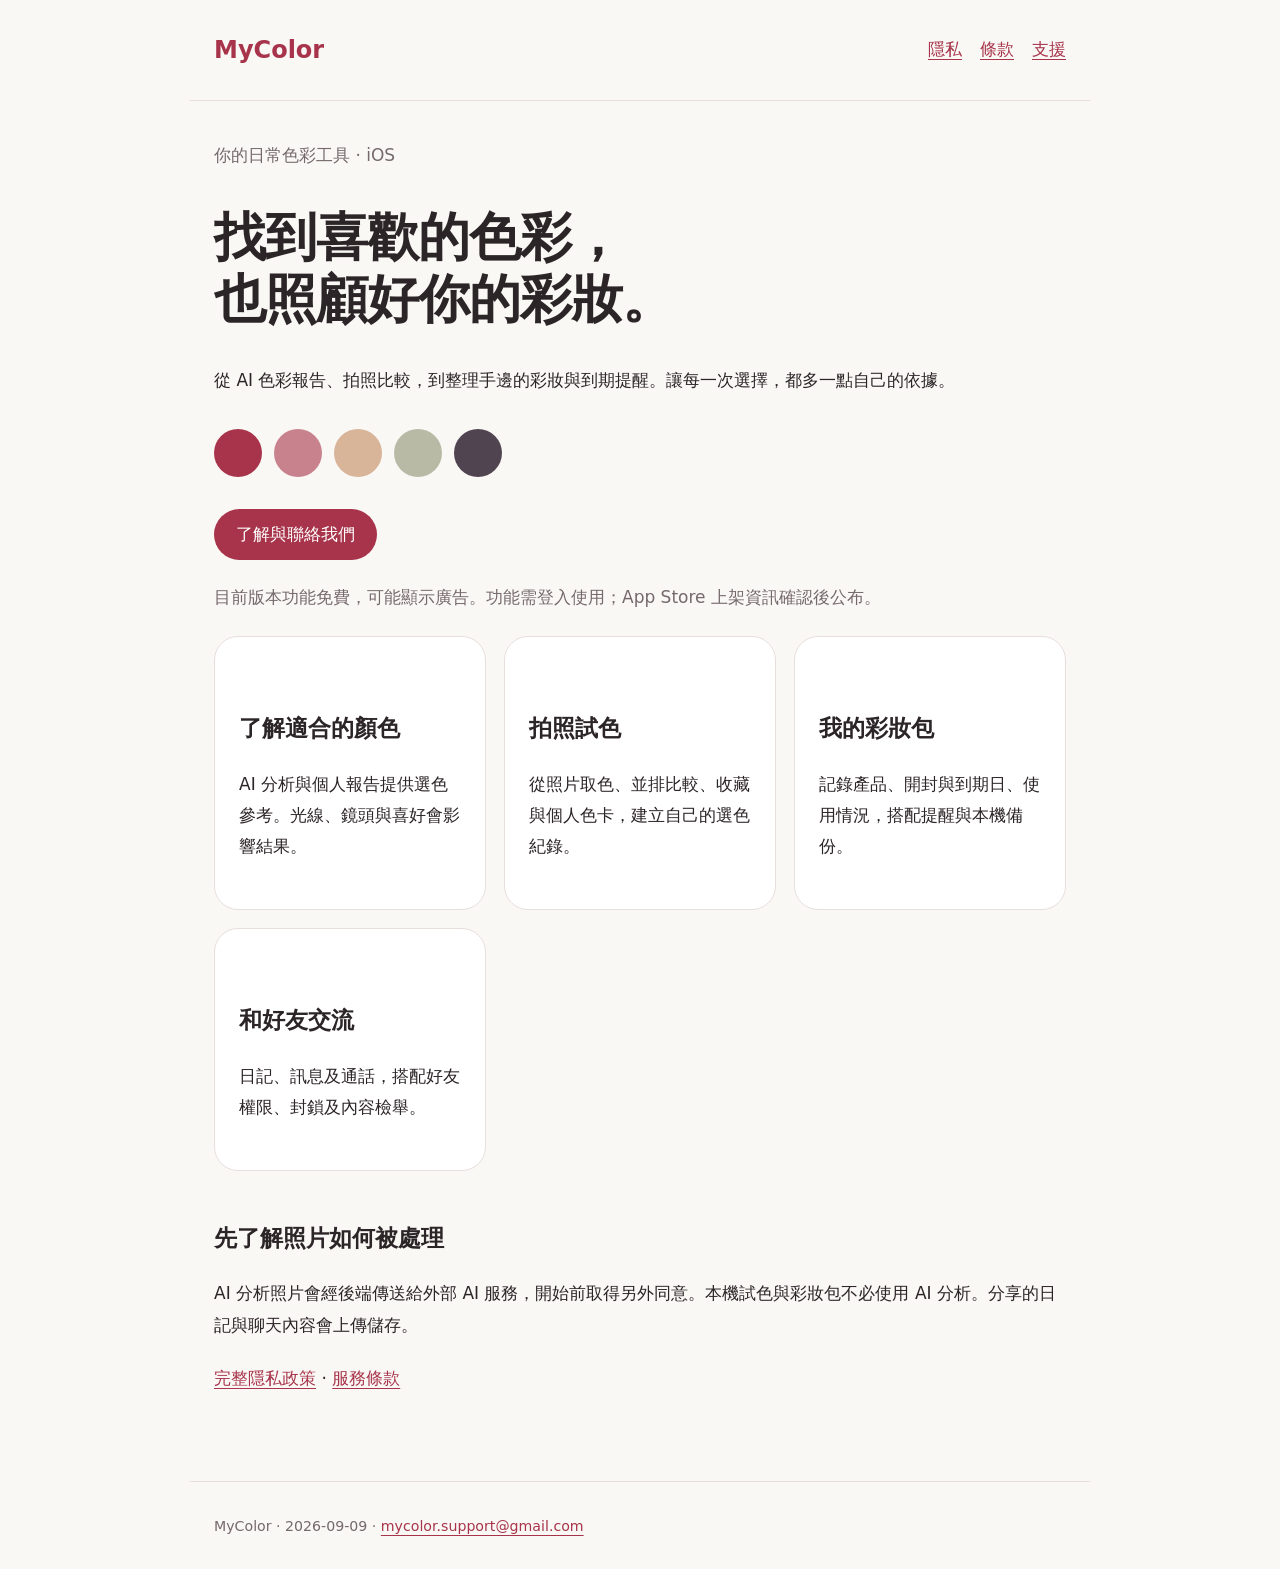
<file: index.html>
<!doctype html><html lang="zh-Hant"><head><meta charset="utf-8"><meta name="viewport" content="width=device-width,initial-scale=1"><meta name="description" content="MyColor 免費美妝色彩工具、隱私政策與支援"><title>日常色彩與彩妝管理 · MyColor</title><link rel="stylesheet" href="./legal.css"></head><body><header><a class="brand" href="./">MyColor</a><nav aria-label="主要導覽"><a href="./privacy/">隱私</a><a href="./terms/">條款</a><a href="./support/">支援</a></nav></header><main><p class="muted">你的日常色彩工具 · iOS</p><h1>找到喜歡的色彩，<br>也照顧好你的彩妝。</h1><p>從 AI 色彩報告、拍照比較，到整理手邊的彩妝與到期提醒。讓每一次選擇，都多一點自己的依據。</p><div class="swatches" aria-label="MyColor 品牌色卡"><i style="background:#a7344b"></i><i style="background:#c8828d"></i><i style="background:#d8b499"></i><i style="background:#b9baa6"></i><i style="background:#514451"></i></div><p><a class="button" href="support/">了解與聯絡我們</a></p><p class="muted">目前版本功能免費，可能顯示廣告。功能需登入使用；App Store 上架資訊確認後公布。</p><div class="grid"><section class="card"><h2>了解適合的顏色</h2><p>AI 分析與個人報告提供選色參考。光線、鏡頭與喜好會影響結果。</p></section><section class="card"><h2>拍照試色</h2><p>從照片取色、並排比較、收藏與個人色卡，建立自己的選色紀錄。</p></section><section class="card"><h2>我的彩妝包</h2><p>記錄產品、開封與到期日、使用情況，搭配提醒與本機備份。</p></section><section class="card"><h2>和好友交流</h2><p>日記、訊息及通話，搭配好友權限、封鎖及內容檢舉。</p></section></div><section><h2>先了解照片如何被處理</h2><p>AI 分析照片會經後端傳送給外部 AI 服務，開始前取得另外同意。本機試色與彩妝包不必使用 AI 分析。分享的日記與聊天內容會上傳儲存。</p><p><a href="privacy/">完整隱私政策</a> · <a href="terms/">服務條款</a></p></section></main><footer><small>MyColor · 2026-09-09 · <a href="mailto:mycolor.support@gmail.com">mycolor.support@gmail.com</a></small></footer></body></html>
</file>
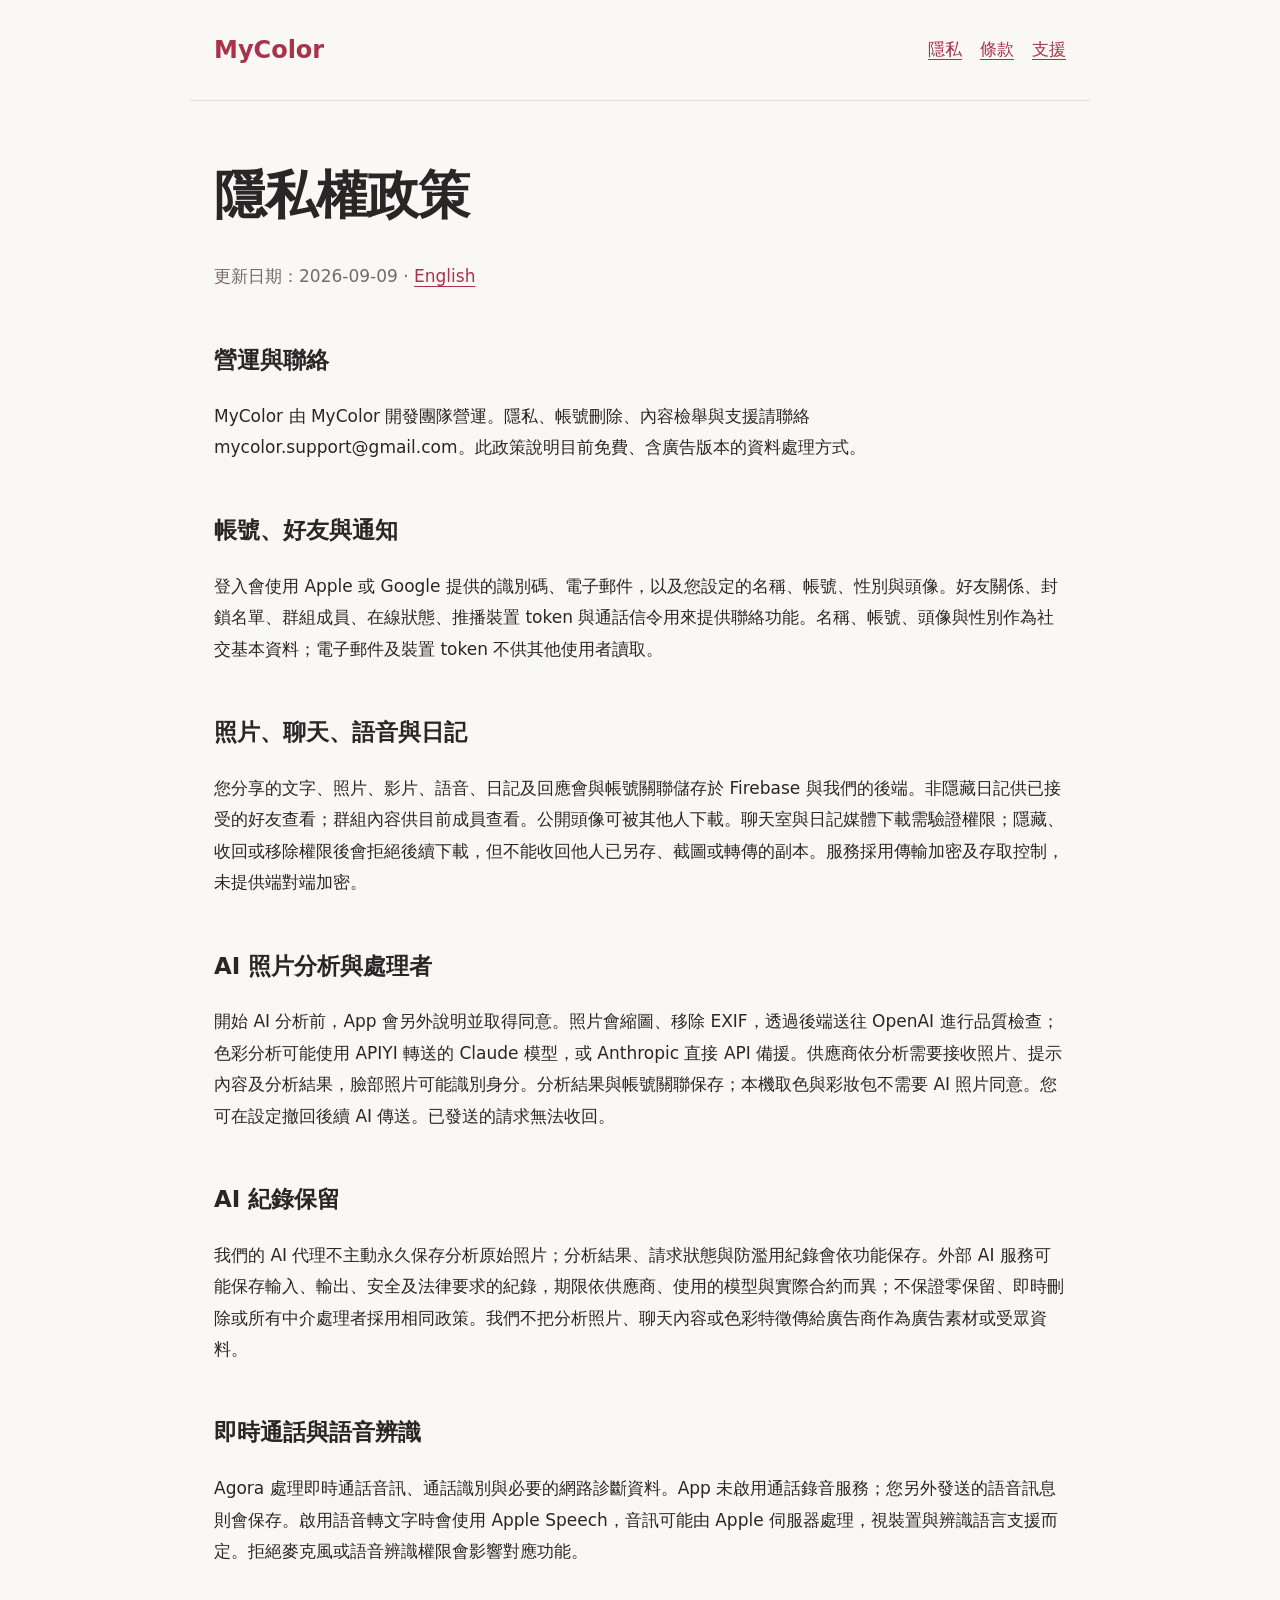
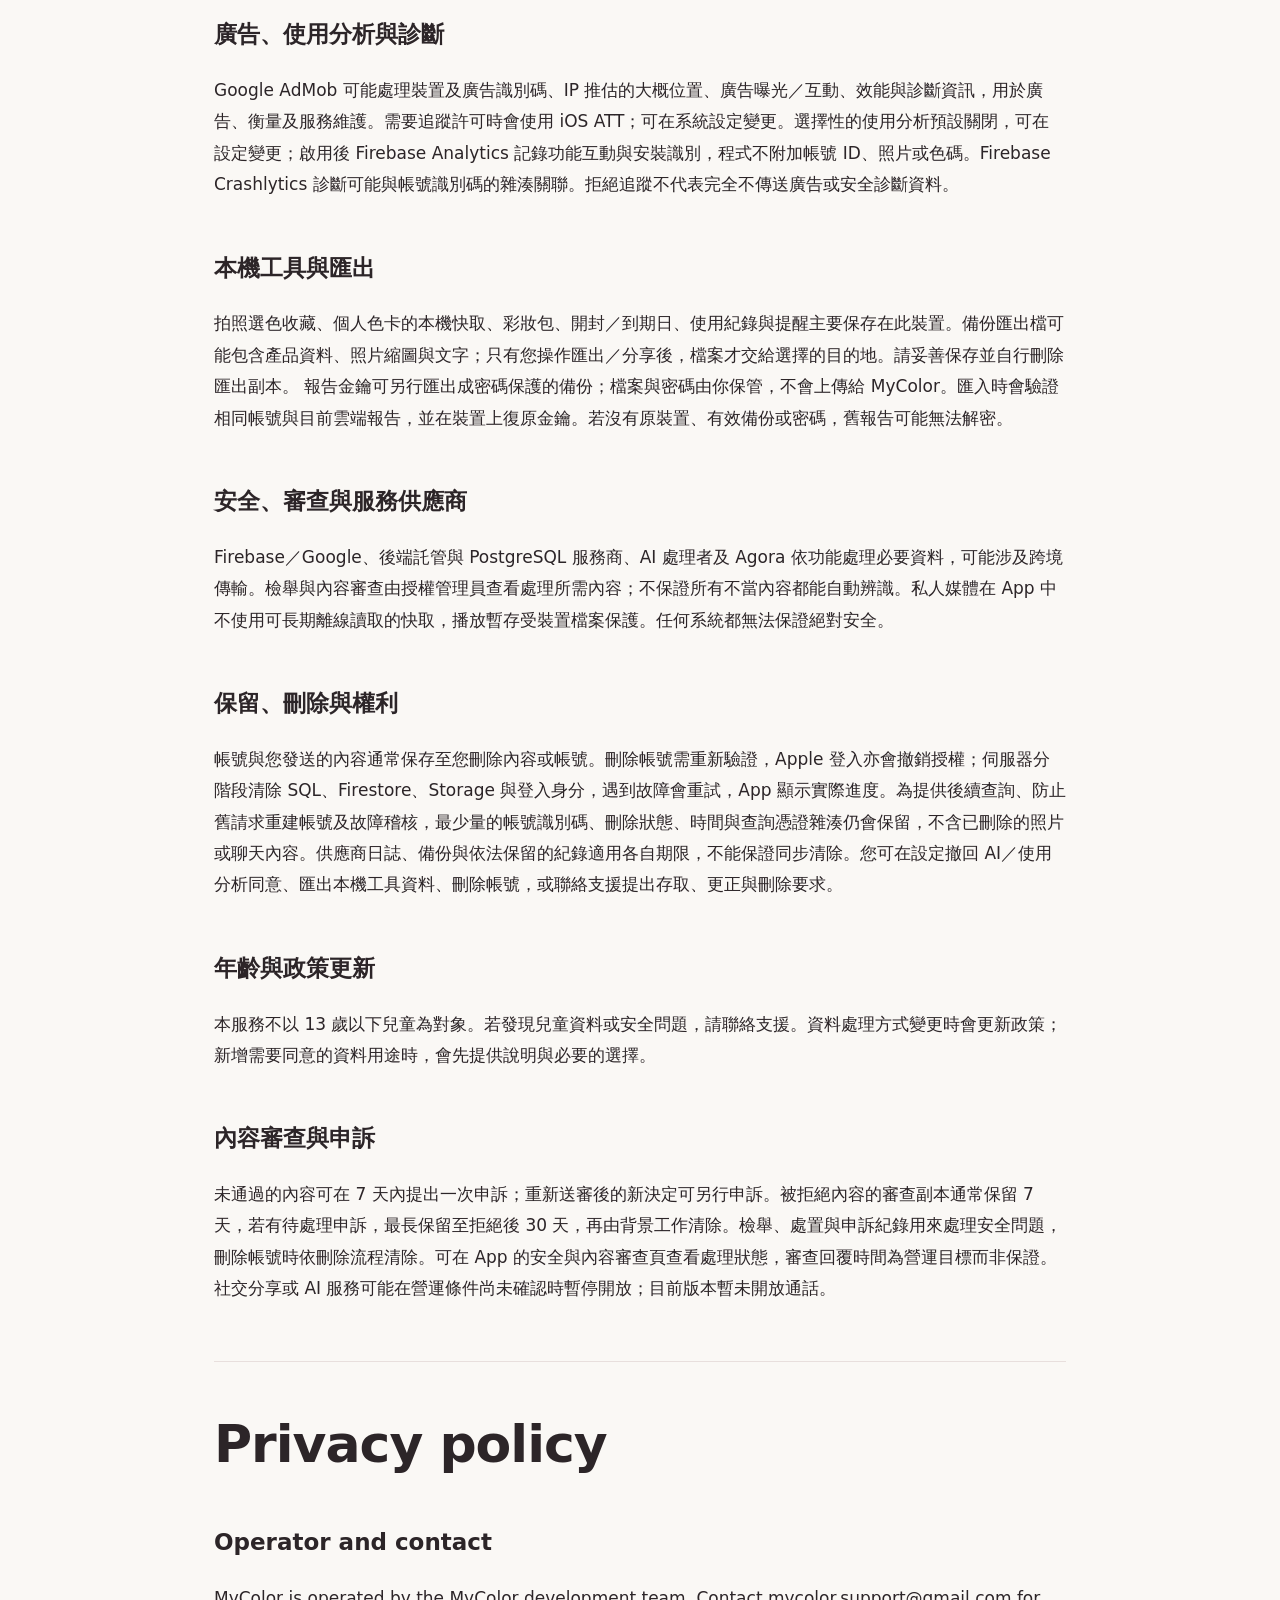
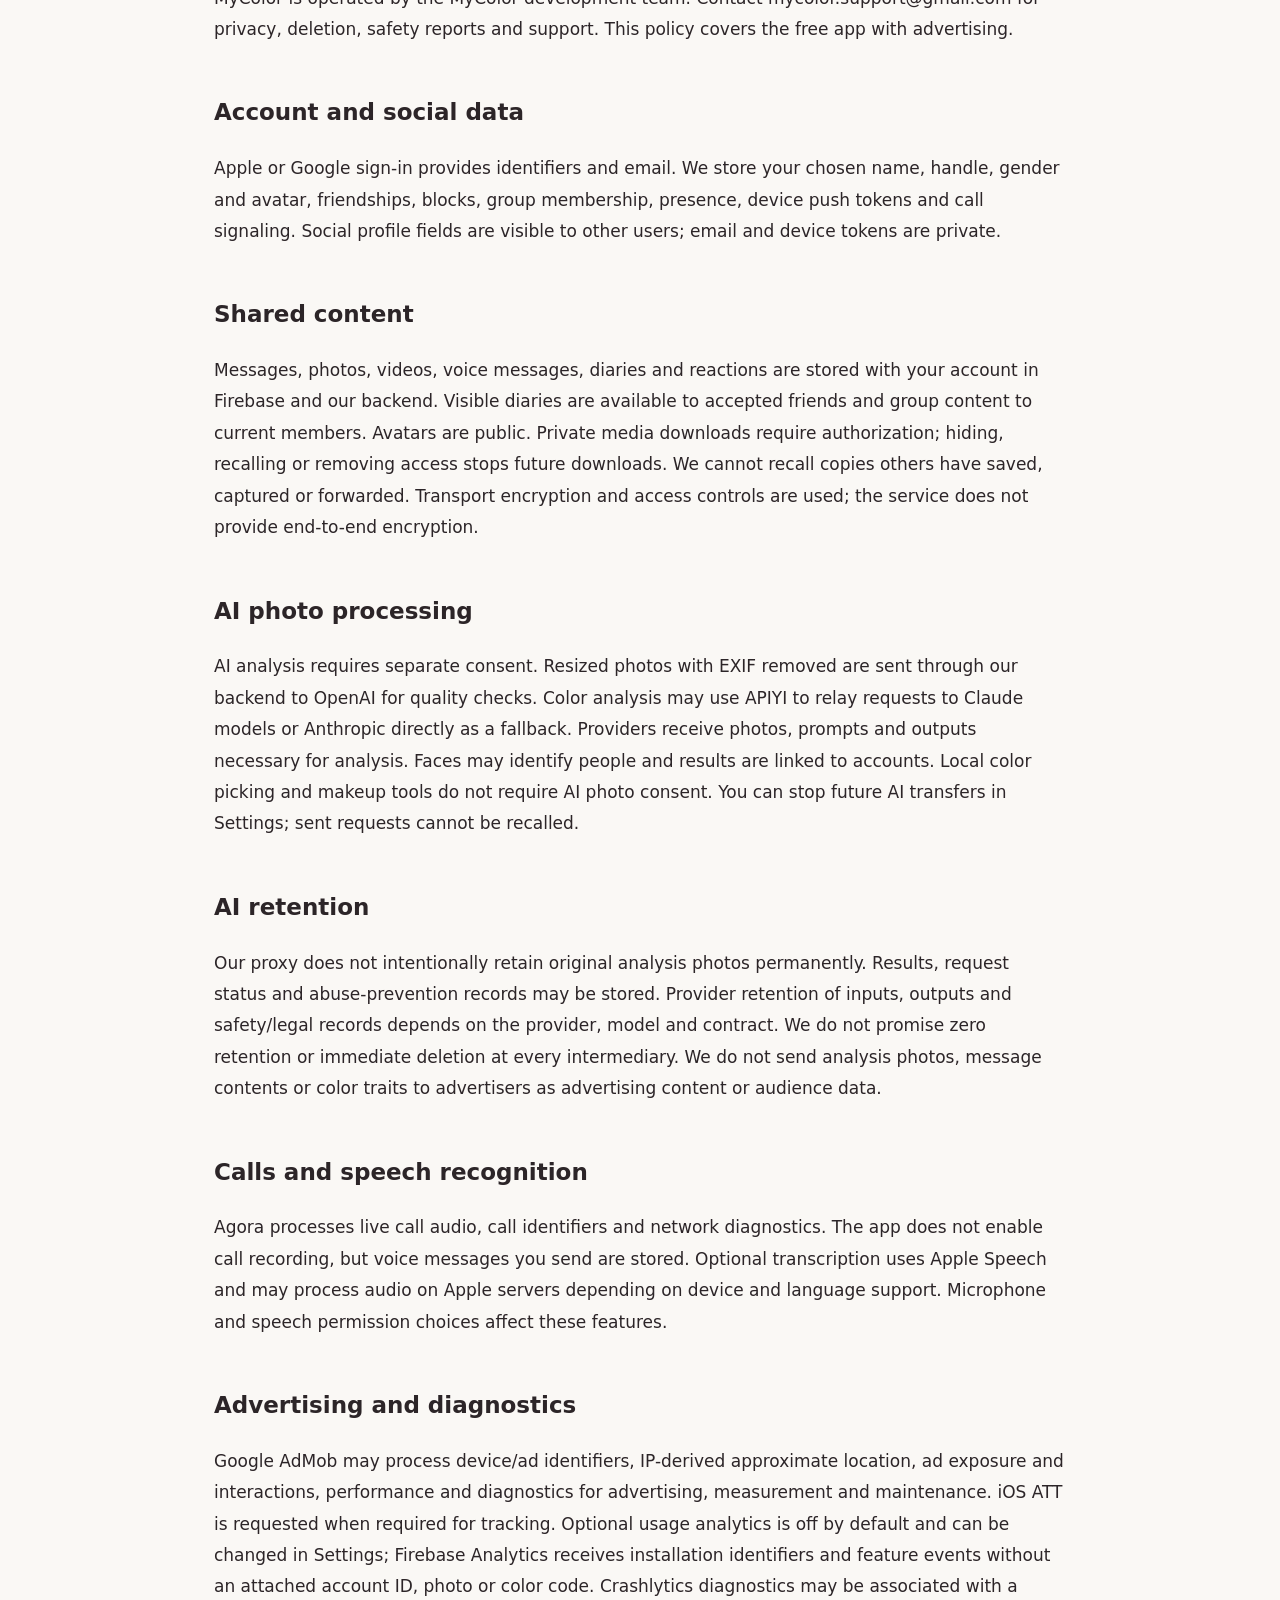
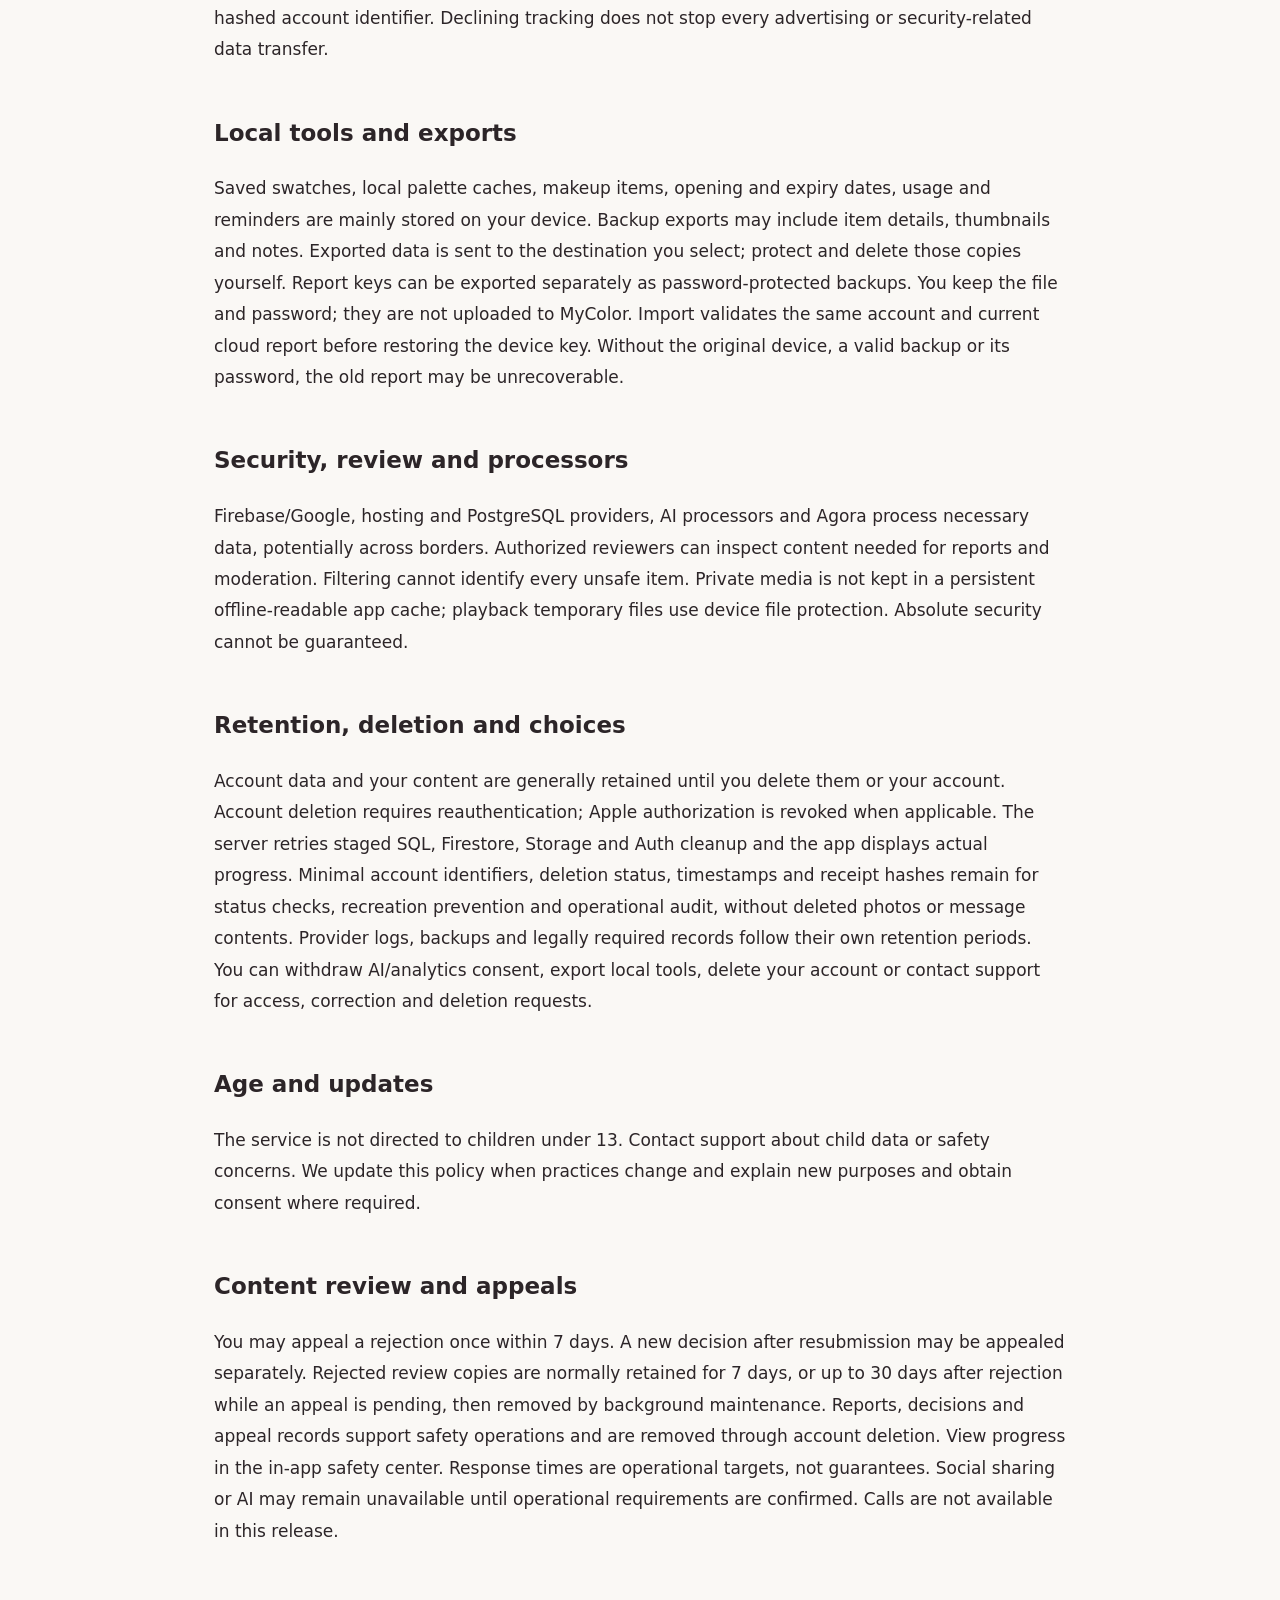
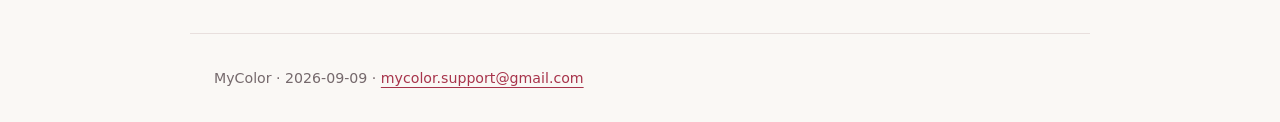
<file: privacy/index.html>
<!doctype html><html lang="zh-Hant"><head><meta charset="utf-8"><meta name="viewport" content="width=device-width,initial-scale=1"><meta name="description" content="MyColor 免費美妝色彩工具、隱私政策與支援"><title>隱私權政策 · MyColor</title><link rel="stylesheet" href="../legal.css"></head><body><header><a class="brand" href="../">MyColor</a><nav aria-label="主要導覽"><a href="../privacy/">隱私</a><a href="../terms/">條款</a><a href="../support/">支援</a></nav></header><main><h1>隱私權政策</h1><p class="muted">更新日期：2026-09-09 · <a href="#english">English</a></p><section><h2>營運與聯絡</h2><p>MyColor 由 MyColor 開發團隊營運。隱私、帳號刪除、內容檢舉與支援請聯絡 mycolor.support@gmail.com。此政策說明目前免費、含廣告版本的資料處理方式。</p></section><section><h2>帳號、好友與通知</h2><p>登入會使用 Apple 或 Google 提供的識別碼、電子郵件，以及您設定的名稱、帳號、性別與頭像。好友關係、封鎖名單、群組成員、在線狀態、推播裝置 token 與通話信令用來提供聯絡功能。名稱、帳號、頭像與性別作為社交基本資料；電子郵件及裝置 token 不供其他使用者讀取。</p></section><section><h2>照片、聊天、語音與日記</h2><p>您分享的文字、照片、影片、語音、日記及回應會與帳號關聯儲存於 Firebase 與我們的後端。非隱藏日記供已接受的好友查看；群組內容供目前成員查看。公開頭像可被其他人下載。聊天室與日記媒體下載需驗證權限；隱藏、收回或移除權限後會拒絕後續下載，但不能收回他人已另存、截圖或轉傳的副本。服務採用傳輸加密及存取控制，未提供端對端加密。</p></section><section><h2>AI 照片分析與處理者</h2><p>開始 AI 分析前，App 會另外說明並取得同意。照片會縮圖、移除 EXIF，透過後端送往 OpenAI 進行品質檢查；色彩分析可能使用 APIYI 轉送的 Claude 模型，或 Anthropic 直接 API 備援。供應商依分析需要接收照片、提示內容及分析結果，臉部照片可能識別身分。分析結果與帳號關聯保存；本機取色與彩妝包不需要 AI 照片同意。您可在設定撤回後續 AI 傳送。已發送的請求無法收回。</p></section><section><h2>AI 紀錄保留</h2><p>我們的 AI 代理不主動永久保存分析原始照片；分析結果、請求狀態與防濫用紀錄會依功能保存。外部 AI 服務可能保存輸入、輸出、安全及法律要求的紀錄，期限依供應商、使用的模型與實際合約而異；不保證零保留、即時刪除或所有中介處理者採用相同政策。我們不把分析照片、聊天內容或色彩特徵傳給廣告商作為廣告素材或受眾資料。</p></section><section><h2>即時通話與語音辨識</h2><p>Agora 處理即時通話音訊、通話識別與必要的網路診斷資料。App 未啟用通話錄音服務；您另外發送的語音訊息則會保存。啟用語音轉文字時會使用 Apple Speech，音訊可能由 Apple 伺服器處理，視裝置與辨識語言支援而定。拒絕麥克風或語音辨識權限會影響對應功能。</p></section><section><h2>廣告、使用分析與診斷</h2><p>Google AdMob 可能處理裝置及廣告識別碼、IP 推估的大概位置、廣告曝光／互動、效能與診斷資訊，用於廣告、衡量及服務維護。需要追蹤許可時會使用 iOS ATT；可在系統設定變更。選擇性的使用分析預設關閉，可在設定變更；啟用後 Firebase Analytics 記錄功能互動與安裝識別，程式不附加帳號 ID、照片或色碼。Firebase Crashlytics 診斷可能與帳號識別碼的雜湊關聯。拒絕追蹤不代表完全不傳送廣告或安全診斷資料。</p></section><section><h2>本機工具與匯出</h2><p>拍照選色收藏、個人色卡的本機快取、彩妝包、開封／到期日、使用紀錄與提醒主要保存在此裝置。備份匯出檔可能包含產品資料、照片縮圖與文字；只有您操作匯出／分享後，檔案才交給選擇的目的地。請妥善保存並自行刪除匯出副本。 報告金鑰可另行匯出成密碼保護的備份；檔案與密碼由你保管，不會上傳給 MyColor。匯入時會驗證相同帳號與目前雲端報告，並在裝置上復原金鑰。若沒有原裝置、有效備份或密碼，舊報告可能無法解密。</p></section><section><h2>安全、審查與服務供應商</h2><p>Firebase／Google、後端託管與 PostgreSQL 服務商、AI 處理者及 Agora 依功能處理必要資料，可能涉及跨境傳輸。檢舉與內容審查由授權管理員查看處理所需內容；不保證所有不當內容都能自動辨識。私人媒體在 App 中不使用可長期離線讀取的快取，播放暫存受裝置檔案保護。任何系統都無法保證絕對安全。</p></section><section><h2>保留、刪除與權利</h2><p>帳號與您發送的內容通常保存至您刪除內容或帳號。刪除帳號需重新驗證，Apple 登入亦會撤銷授權；伺服器分階段清除 SQL、Firestore、Storage 與登入身分，遇到故障會重試，App 顯示實際進度。為提供後續查詢、防止舊請求重建帳號及故障稽核，最少量的帳號識別碼、刪除狀態、時間與查詢憑證雜湊仍會保留，不含已刪除的照片或聊天內容。供應商日誌、備份與依法保留的紀錄適用各自期限，不能保證同步清除。您可在設定撤回 AI／使用分析同意、匯出本機工具資料、刪除帳號，或聯絡支援提出存取、更正與刪除要求。</p></section><section><h2>年齡與政策更新</h2><p>本服務不以 13 歲以下兒童為對象。若發現兒童資料或安全問題，請聯絡支援。資料處理方式變更時會更新政策；新增需要同意的資料用途時，會先提供說明與必要的選擇。</p></section><section><h2>內容審查與申訴</h2><p>未通過的內容可在 7 天內提出一次申訴；重新送審後的新決定可另行申訴。被拒絕內容的審查副本通常保留 7 天，若有待處理申訴，最長保留至拒絕後 30 天，再由背景工作清除。檢舉、處置與申訴紀錄用來處理安全問題，刪除帳號時依刪除流程清除。可在 App 的安全與內容審查頁查看處理狀態，審查回覆時間為營運目標而非保證。社交分享或 AI 服務可能在營運條件尚未確認時暫停開放；目前版本暫未開放通話。</p></section><div class="english" id="english" lang="en"><h1>Privacy policy</h1><section><h2>Operator and contact</h2><p>MyColor is operated by the MyColor development team. Contact mycolor.support@gmail.com for privacy, deletion, safety reports and support. This policy covers the free app with advertising.</p></section><section><h2>Account and social data</h2><p>Apple or Google sign-in provides identifiers and email. We store your chosen name, handle, gender and avatar, friendships, blocks, group membership, presence, device push tokens and call signaling. Social profile fields are visible to other users; email and device tokens are private.</p></section><section><h2>Shared content</h2><p>Messages, photos, videos, voice messages, diaries and reactions are stored with your account in Firebase and our backend. Visible diaries are available to accepted friends and group content to current members. Avatars are public. Private media downloads require authorization; hiding, recalling or removing access stops future downloads. We cannot recall copies others have saved, captured or forwarded. Transport encryption and access controls are used; the service does not provide end-to-end encryption.</p></section><section><h2>AI photo processing</h2><p>AI analysis requires separate consent. Resized photos with EXIF removed are sent through our backend to OpenAI for quality checks. Color analysis may use APIYI to relay requests to Claude models or Anthropic directly as a fallback. Providers receive photos, prompts and outputs necessary for analysis. Faces may identify people and results are linked to accounts. Local color picking and makeup tools do not require AI photo consent. You can stop future AI transfers in Settings; sent requests cannot be recalled.</p></section><section><h2>AI retention</h2><p>Our proxy does not intentionally retain original analysis photos permanently. Results, request status and abuse-prevention records may be stored. Provider retention of inputs, outputs and safety/legal records depends on the provider, model and contract. We do not promise zero retention or immediate deletion at every intermediary. We do not send analysis photos, message contents or color traits to advertisers as advertising content or audience data.</p></section><section><h2>Calls and speech recognition</h2><p>Agora processes live call audio, call identifiers and network diagnostics. The app does not enable call recording, but voice messages you send are stored. Optional transcription uses Apple Speech and may process audio on Apple servers depending on device and language support. Microphone and speech permission choices affect these features.</p></section><section><h2>Advertising and diagnostics</h2><p>Google AdMob may process device/ad identifiers, IP-derived approximate location, ad exposure and interactions, performance and diagnostics for advertising, measurement and maintenance. iOS ATT is requested when required for tracking. Optional usage analytics is off by default and can be changed in Settings; Firebase Analytics receives installation identifiers and feature events without an attached account ID, photo or color code. Crashlytics diagnostics may be associated with a hashed account identifier. Declining tracking does not stop every advertising or security-related data transfer.</p></section><section><h2>Local tools and exports</h2><p>Saved swatches, local palette caches, makeup items, opening and expiry dates, usage and reminders are mainly stored on your device. Backup exports may include item details, thumbnails and notes. Exported data is sent to the destination you select; protect and delete those copies yourself. Report keys can be exported separately as password-protected backups. You keep the file and password; they are not uploaded to MyColor. Import validates the same account and current cloud report before restoring the device key. Without the original device, a valid backup or its password, the old report may be unrecoverable.</p></section><section><h2>Security, review and processors</h2><p>Firebase/Google, hosting and PostgreSQL providers, AI processors and Agora process necessary data, potentially across borders. Authorized reviewers can inspect content needed for reports and moderation. Filtering cannot identify every unsafe item. Private media is not kept in a persistent offline-readable app cache; playback temporary files use device file protection. Absolute security cannot be guaranteed.</p></section><section><h2>Retention, deletion and choices</h2><p>Account data and your content are generally retained until you delete them or your account. Account deletion requires reauthentication; Apple authorization is revoked when applicable. The server retries staged SQL, Firestore, Storage and Auth cleanup and the app displays actual progress. Minimal account identifiers, deletion status, timestamps and receipt hashes remain for status checks, recreation prevention and operational audit, without deleted photos or message contents. Provider logs, backups and legally required records follow their own retention periods. You can withdraw AI/analytics consent, export local tools, delete your account or contact support for access, correction and deletion requests.</p></section><section><h2>Age and updates</h2><p>The service is not directed to children under 13. Contact support about child data or safety concerns. We update this policy when practices change and explain new purposes and obtain consent where required.</p></section><section><h2>Content review and appeals</h2><p>You may appeal a rejection once within 7 days. A new decision after resubmission may be appealed separately. Rejected review copies are normally retained for 7 days, or up to 30 days after rejection while an appeal is pending, then removed by background maintenance. Reports, decisions and appeal records support safety operations and are removed through account deletion. View progress in the in-app safety center. Response times are operational targets, not guarantees. Social sharing or AI may remain unavailable until operational requirements are confirmed. Calls are not available in this release.</p></section></div></main><footer><small>MyColor · 2026-09-09 · <a href="mailto:mycolor.support@gmail.com">mycolor.support@gmail.com</a></small></footer></body></html>
</file>
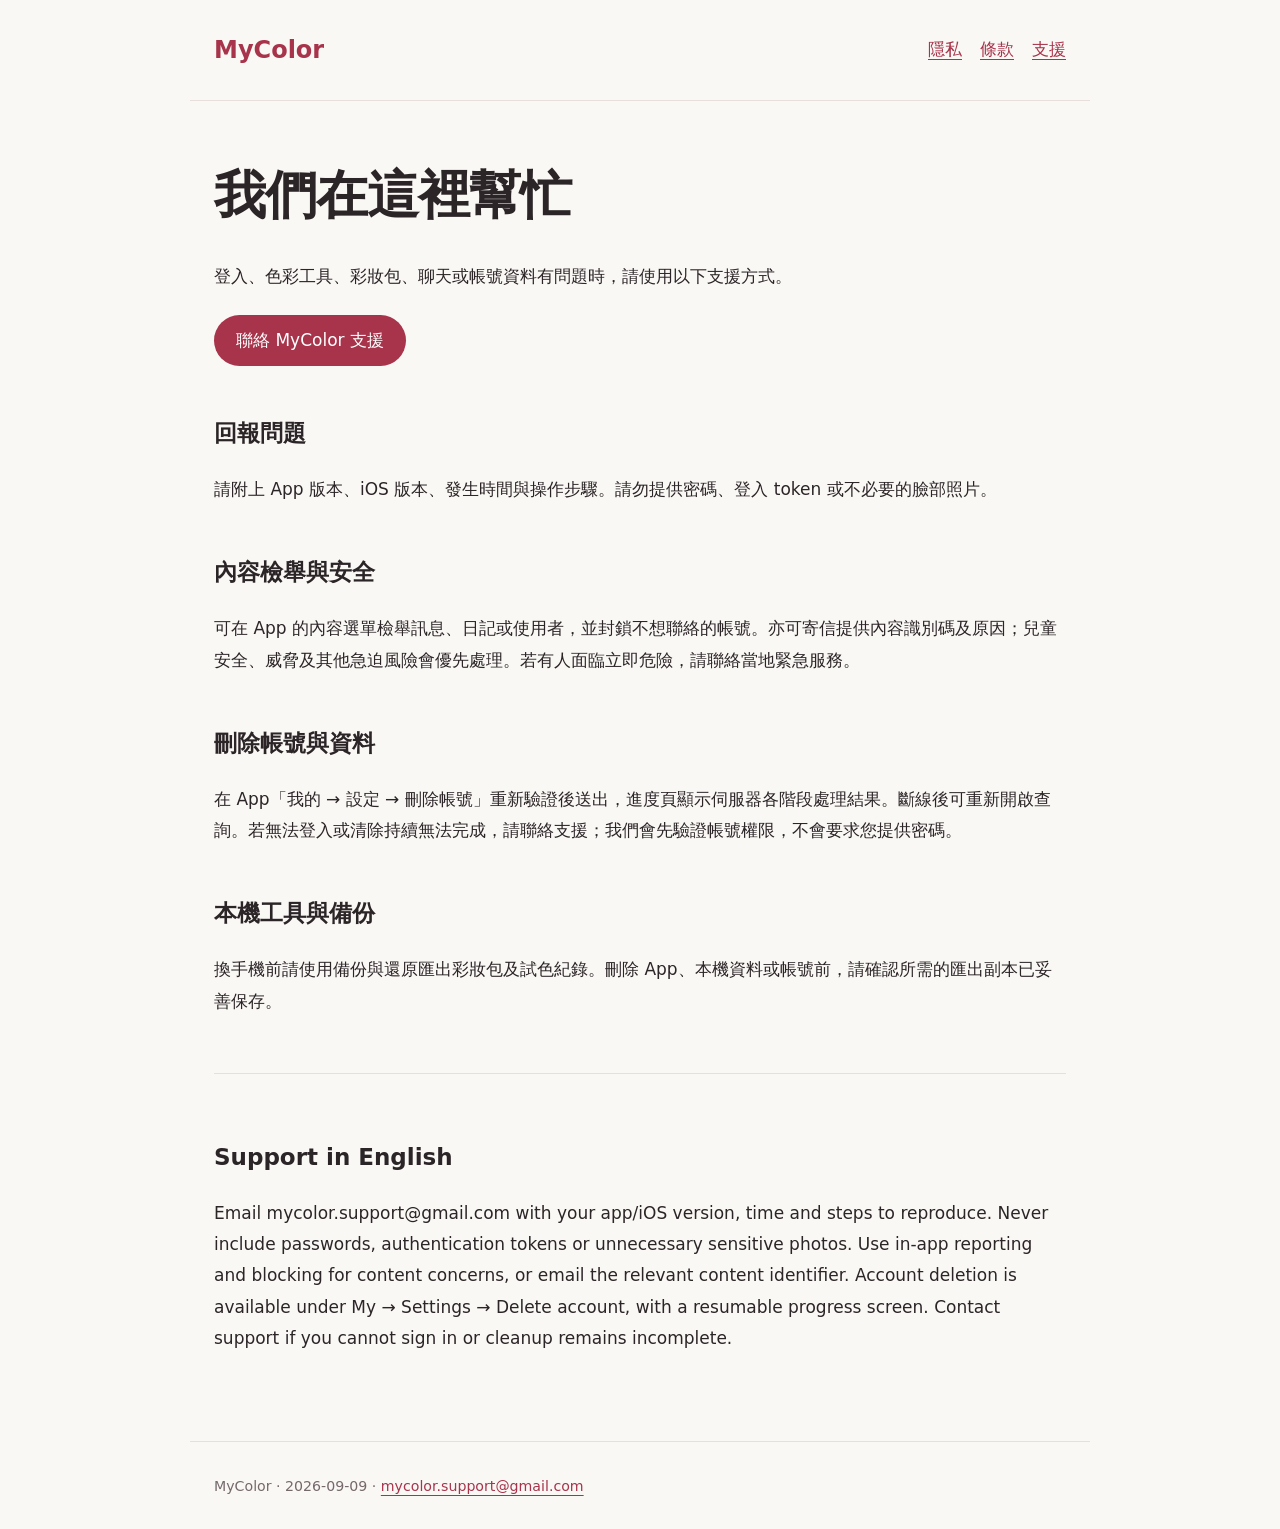
<file: support/index.html>
<!doctype html><html lang="zh-Hant"><head><meta charset="utf-8"><meta name="viewport" content="width=device-width,initial-scale=1"><meta name="description" content="MyColor 免費美妝色彩工具、隱私政策與支援"><title>支援中心 · MyColor</title><link rel="stylesheet" href="../legal.css"></head><body><header><a class="brand" href="../">MyColor</a><nav aria-label="主要導覽"><a href="../privacy/">隱私</a><a href="../terms/">條款</a><a href="../support/">支援</a></nav></header><main><h1>我們在這裡幫忙</h1><p>登入、色彩工具、彩妝包、聊天或帳號資料有問題時，請使用以下支援方式。</p>
<p><a class="button" href="mailto:mycolor.support@gmail.com">聯絡 MyColor 支援</a></p>
<section><h2>回報問題</h2><p>請附上 App 版本、iOS 版本、發生時間與操作步驟。請勿提供密碼、登入 token 或不必要的臉部照片。</p></section>
<section><h2>內容檢舉與安全</h2><p>可在 App 的內容選單檢舉訊息、日記或使用者，並封鎖不想聯絡的帳號。亦可寄信提供內容識別碼及原因；兒童安全、威脅及其他急迫風險會優先處理。若有人面臨立即危險，請聯絡當地緊急服務。</p></section>
<section><h2>刪除帳號與資料</h2><p>在 App「我的 → 設定 → 刪除帳號」重新驗證後送出，進度頁顯示伺服器各階段處理結果。斷線後可重新開啟查詢。若無法登入或清除持續無法完成，請聯絡支援；我們會先驗證帳號權限，不會要求您提供密碼。</p></section>
<section><h2>本機工具與備份</h2><p>換手機前請使用備份與還原匯出彩妝包及試色紀錄。刪除 App、本機資料或帳號前，請確認所需的匯出副本已妥善保存。</p></section>
<section class="english" lang="en"><h2>Support in English</h2><p>Email mycolor.support@gmail.com with your app/iOS version, time and steps to reproduce. Never include passwords, authentication tokens or unnecessary sensitive photos. Use in-app reporting and blocking for content concerns, or email the relevant content identifier. Account deletion is available under My → Settings → Delete account, with a resumable progress screen. Contact support if you cannot sign in or cleanup remains incomplete.</p></section></main><footer><small>MyColor · 2026-09-09 · <a href="mailto:mycolor.support@gmail.com">mycolor.support@gmail.com</a></small></footer></body></html>
</file>
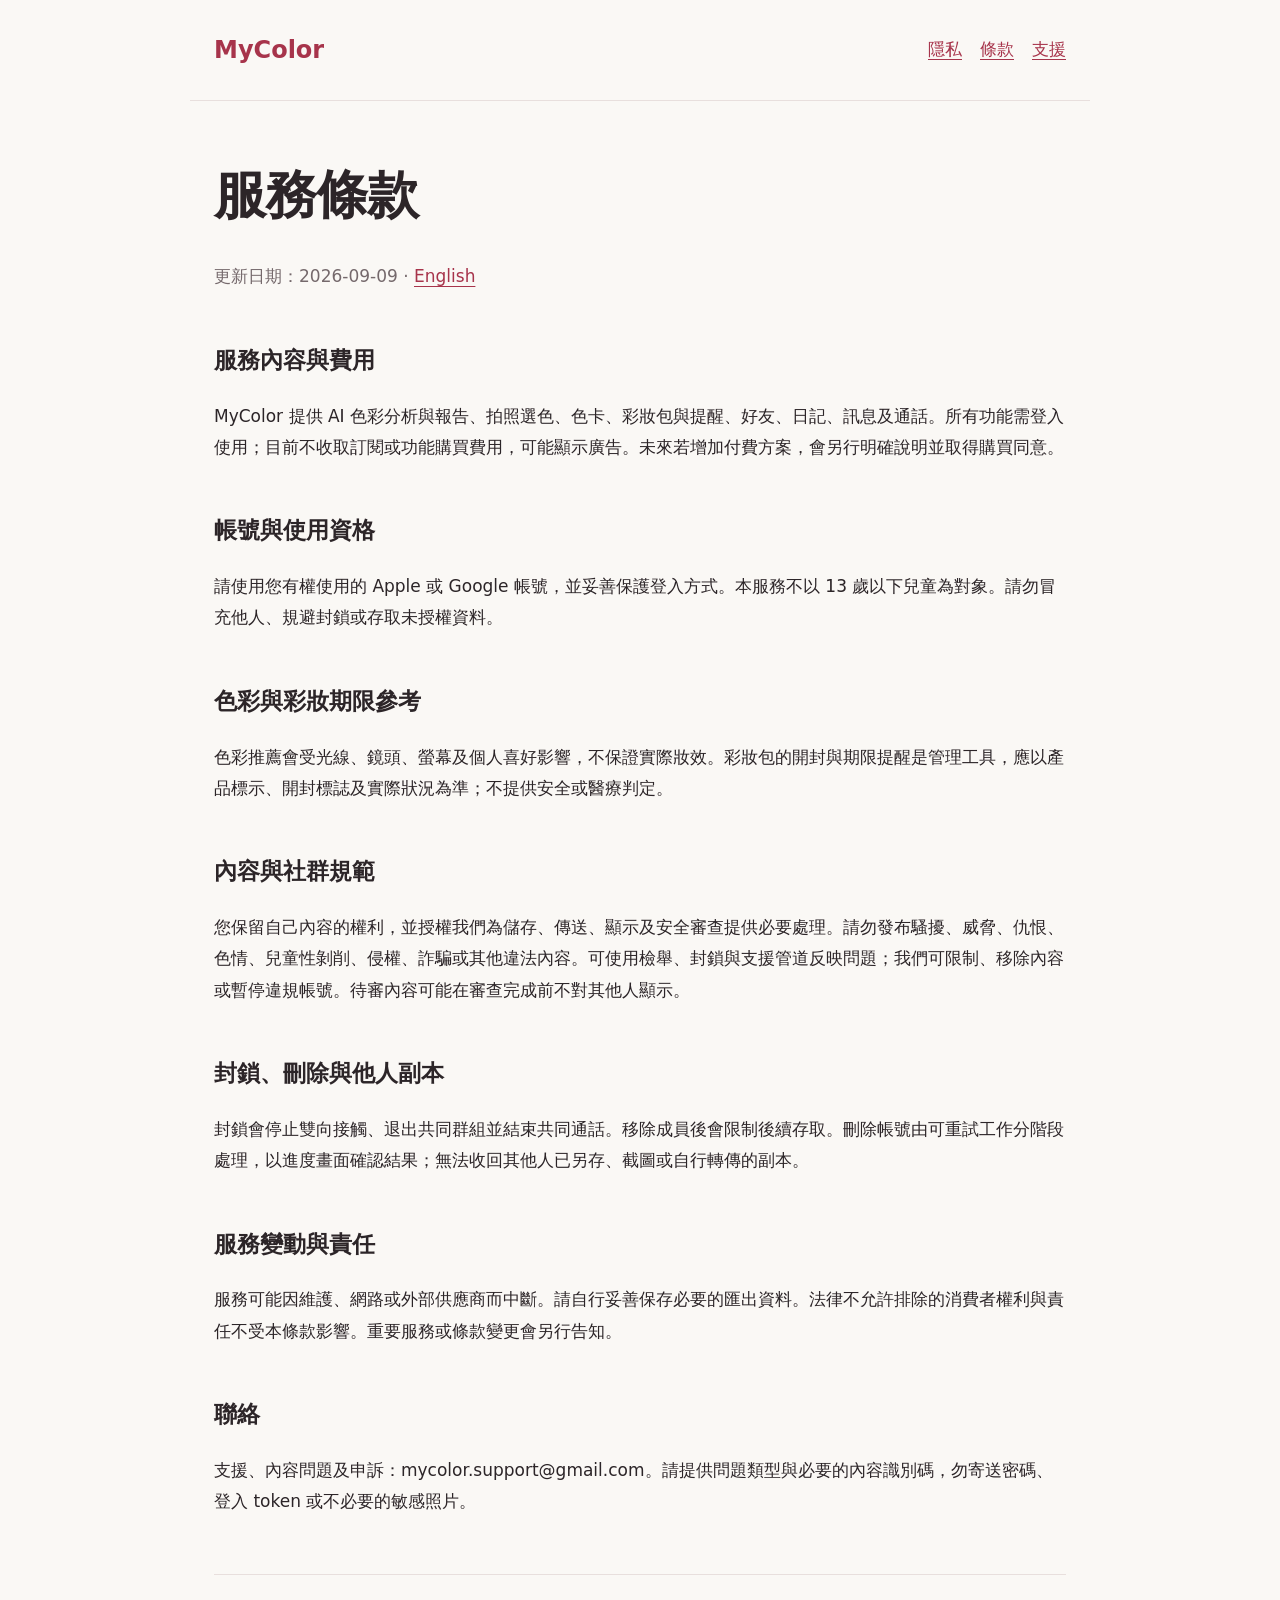
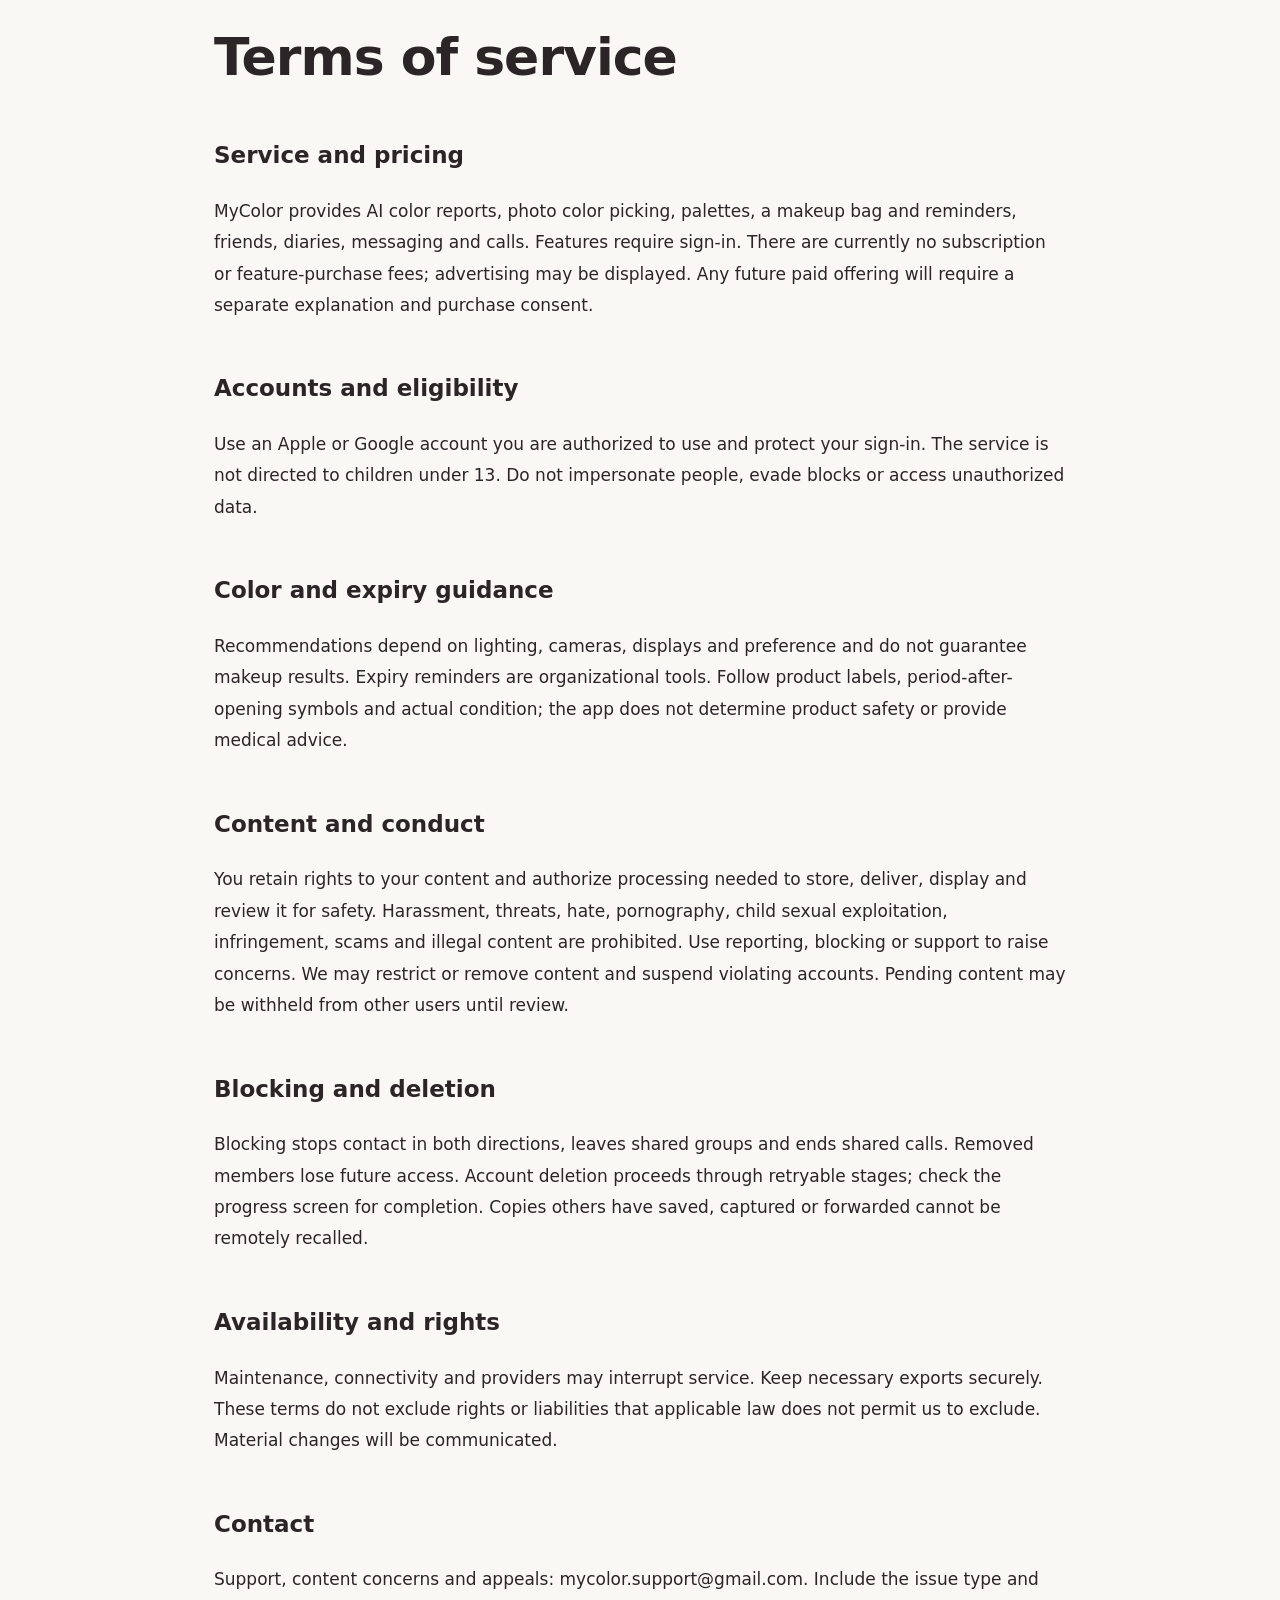
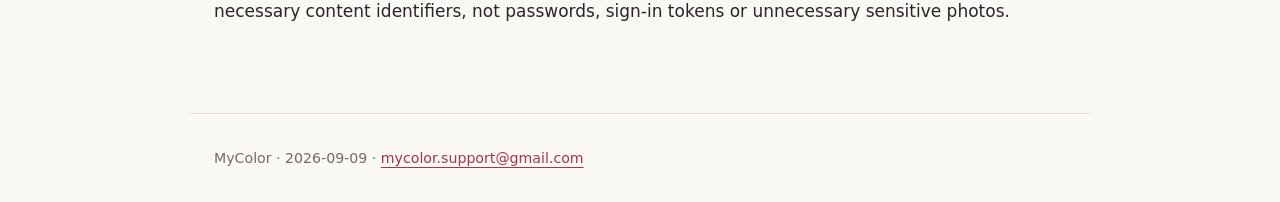
<file: terms/index.html>
<!doctype html><html lang="zh-Hant"><head><meta charset="utf-8"><meta name="viewport" content="width=device-width,initial-scale=1"><meta name="description" content="MyColor 免費美妝色彩工具、隱私政策與支援"><title>服務條款 · MyColor</title><link rel="stylesheet" href="../legal.css"></head><body><header><a class="brand" href="../">MyColor</a><nav aria-label="主要導覽"><a href="../privacy/">隱私</a><a href="../terms/">條款</a><a href="../support/">支援</a></nav></header><main><h1>服務條款</h1><p class="muted">更新日期：2026-09-09 · <a href="#english">English</a></p><section><h2>服務內容與費用</h2><p>MyColor 提供 AI 色彩分析與報告、拍照選色、色卡、彩妝包與提醒、好友、日記、訊息及通話。所有功能需登入使用；目前不收取訂閱或功能購買費用，可能顯示廣告。未來若增加付費方案，會另行明確說明並取得購買同意。</p></section><section><h2>帳號與使用資格</h2><p>請使用您有權使用的 Apple 或 Google 帳號，並妥善保護登入方式。本服務不以 13 歲以下兒童為對象。請勿冒充他人、規避封鎖或存取未授權資料。</p></section><section><h2>色彩與彩妝期限參考</h2><p>色彩推薦會受光線、鏡頭、螢幕及個人喜好影響，不保證實際妝效。彩妝包的開封與期限提醒是管理工具，應以產品標示、開封標誌及實際狀況為準；不提供安全或醫療判定。</p></section><section><h2>內容與社群規範</h2><p>您保留自己內容的權利，並授權我們為儲存、傳送、顯示及安全審查提供必要處理。請勿發布騷擾、威脅、仇恨、色情、兒童性剝削、侵權、詐騙或其他違法內容。可使用檢舉、封鎖與支援管道反映問題；我們可限制、移除內容或暫停違規帳號。待審內容可能在審查完成前不對其他人顯示。</p></section><section><h2>封鎖、刪除與他人副本</h2><p>封鎖會停止雙向接觸、退出共同群組並結束共同通話。移除成員後會限制後續存取。刪除帳號由可重試工作分階段處理，以進度畫面確認結果；無法收回其他人已另存、截圖或自行轉傳的副本。</p></section><section><h2>服務變動與責任</h2><p>服務可能因維護、網路或外部供應商而中斷。請自行妥善保存必要的匯出資料。法律不允許排除的消費者權利與責任不受本條款影響。重要服務或條款變更會另行告知。</p></section><section><h2>聯絡</h2><p>支援、內容問題及申訴：mycolor.support@gmail.com。請提供問題類型與必要的內容識別碼，勿寄送密碼、登入 token 或不必要的敏感照片。</p></section><div class="english" id="english" lang="en"><h1>Terms of service</h1><section><h2>Service and pricing</h2><p>MyColor provides AI color reports, photo color picking, palettes, a makeup bag and reminders, friends, diaries, messaging and calls. Features require sign-in. There are currently no subscription or feature-purchase fees; advertising may be displayed. Any future paid offering will require a separate explanation and purchase consent.</p></section><section><h2>Accounts and eligibility</h2><p>Use an Apple or Google account you are authorized to use and protect your sign-in. The service is not directed to children under 13. Do not impersonate people, evade blocks or access unauthorized data.</p></section><section><h2>Color and expiry guidance</h2><p>Recommendations depend on lighting, cameras, displays and preference and do not guarantee makeup results. Expiry reminders are organizational tools. Follow product labels, period-after-opening symbols and actual condition; the app does not determine product safety or provide medical advice.</p></section><section><h2>Content and conduct</h2><p>You retain rights to your content and authorize processing needed to store, deliver, display and review it for safety. Harassment, threats, hate, pornography, child sexual exploitation, infringement, scams and illegal content are prohibited. Use reporting, blocking or support to raise concerns. We may restrict or remove content and suspend violating accounts. Pending content may be withheld from other users until review.</p></section><section><h2>Blocking and deletion</h2><p>Blocking stops contact in both directions, leaves shared groups and ends shared calls. Removed members lose future access. Account deletion proceeds through retryable stages; check the progress screen for completion. Copies others have saved, captured or forwarded cannot be remotely recalled.</p></section><section><h2>Availability and rights</h2><p>Maintenance, connectivity and providers may interrupt service. Keep necessary exports securely. These terms do not exclude rights or liabilities that applicable law does not permit us to exclude. Material changes will be communicated.</p></section><section><h2>Contact</h2><p>Support, content concerns and appeals: mycolor.support@gmail.com. Include the issue type and necessary content identifiers, not passwords, sign-in tokens or unnecessary sensitive photos.</p></section></div></main><footer><small>MyColor · 2026-09-09 · <a href="mailto:mycolor.support@gmail.com">mycolor.support@gmail.com</a></small></footer></body></html>
</file>
<file: legal.css>
*{box-sizing:border-box}body{margin:0;background:#faf8f5;color:#2c2528;font:17px/1.85 system-ui,-apple-system,sans-serif}a{color:#a7344b;text-underline-offset:4px}header,main,footer{max-width:900px;margin:auto;padding:28px 24px}header{display:flex;gap:24px;justify-content:space-between;align-items:center;border-bottom:1px solid #e8dfdd}nav{display:flex;gap:18px;flex-wrap:wrap}.brand{font-weight:800;font-size:24px;text-decoration:none}h1{font-size:clamp(32px,6vw,52px);line-height:1.2;letter-spacing:-1px}h2{font-size:23px;margin-top:2em}p{margin:.6em 0 1.3em}section{scroll-margin-top:24px}.muted,small{color:#75696c}.card{background:white;padding:24px;border:1px solid #e8dfdd;border-radius:24px}.grid{display:grid;grid-template-columns:repeat(auto-fit,minmax(220px,1fr));gap:18px}footer{border-top:1px solid #e8dfdd;margin-top:36px}.button{display:inline-block;background:#a7344b;color:white;border-radius:99px;padding:10px 22px;text-decoration:none}.swatches{display:flex;gap:12px;margin:32px 0}.swatches i{display:block;width:48px;height:48px;border-radius:50%}.english{border-top:1px solid #e8dfdd;margin-top:56px;padding-top:16px}@media(max-width:500px){header{align-items:flex-start;flex-direction:column;gap:8px}}
</file>
